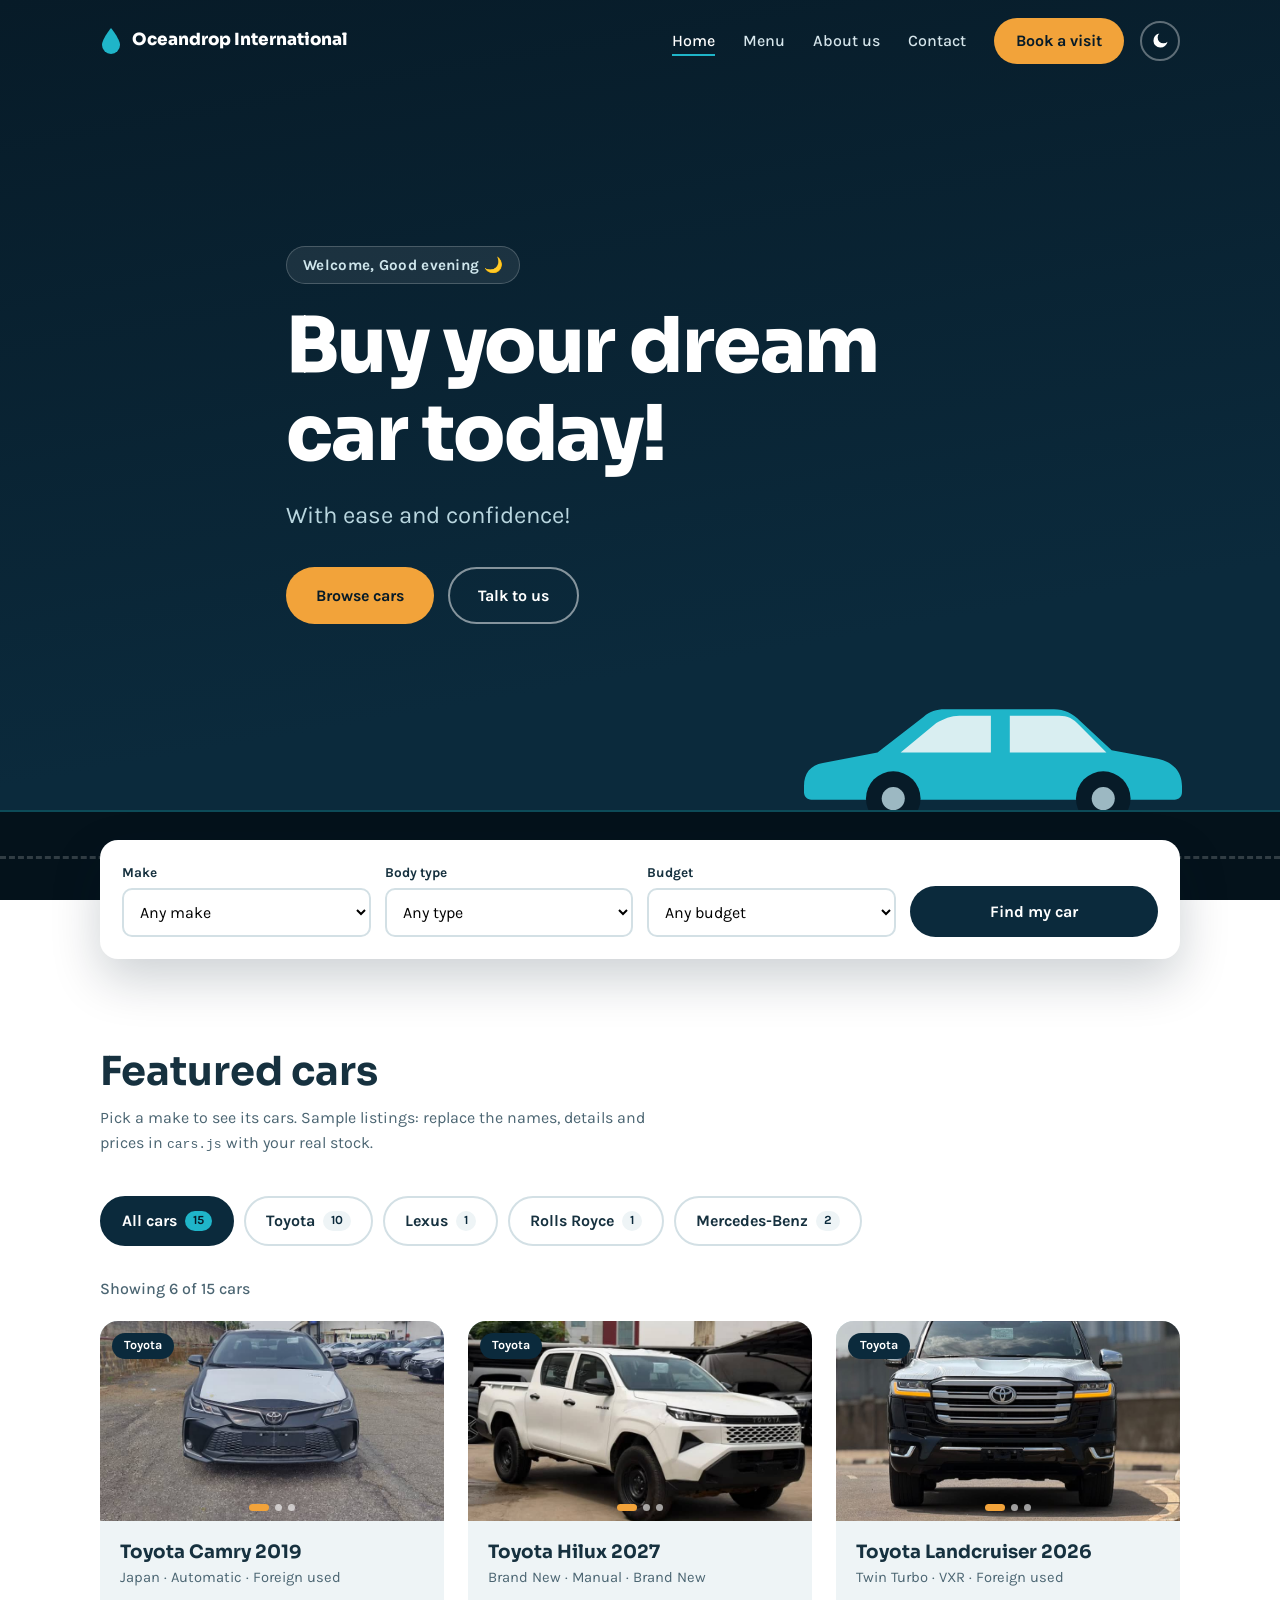
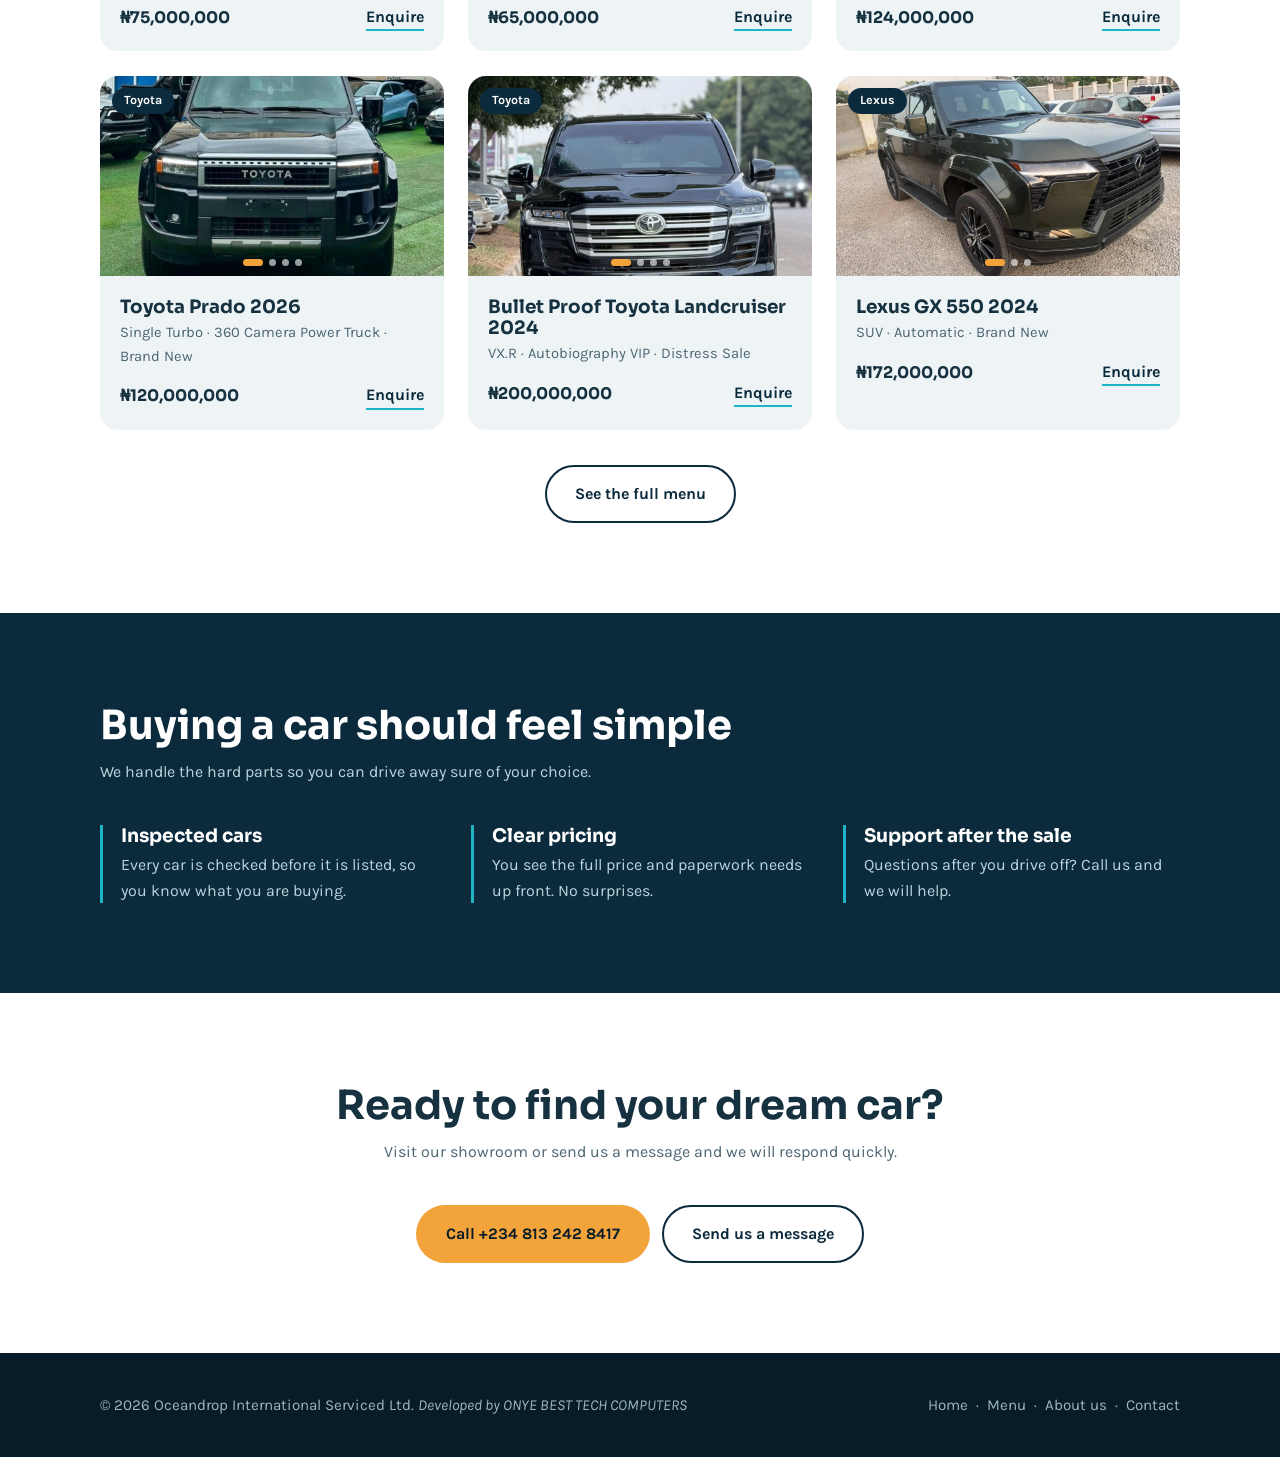
<file: index.html>
<!DOCTYPE html>
<html lang="en">

<head>
    <meta charset="UTF-8">
    <meta name="viewport" content="width=device-width, initial-scale=1">
    <title>Oceandrop International Serviced Ltd. | Buy Your Dream Car Today</title>
    <meta name="description" content="Buy your dream car today with ease and confidence. Oceandrop International Serviced Ltd.">
    <link rel="preconnect" href="https://fonts.googleapis.com">
    <link rel="preconnect" href="https://fonts.gstatic.com" crossorigin>
    <link href="https://fonts.googleapis.com/css2?family=Sora:wght@500;700;800&family=Karla:wght@400;500;700&display=swap" rel="stylesheet">
    <link rel="stylesheet" href="style.css">
    <script>
        /* apply the saved (or system) theme before the page paints, so there is no flash */
        try {
            var t = localStorage.getItem('theme');
            if (!t) t = window.matchMedia('(prefers-color-scheme: dark)').matches ? 'dark' : 'light';
            document.documentElement.setAttribute('data-theme', t);
        } catch (e) {}
    </script>
</head>

<body>

    <div id="preloader" role="status" aria-live="polite" aria-label="Loading">
        <div class="pl-inner">
            <svg class="pl-drop" viewBox="0 0 22 28" aria-hidden="true"><path d="M11 1C11 1 2 12 2 18a9 9 0 0018 0C20 12 11 1 11 1z" fill="#1fb5c9"/></svg>
            <div class="pl-name">Oceandrop International</div>
            <div class="pl-bar"><span></span></div>
        </div>
    </div>

    <header id="top">
        <div class="wrap nav">
            <a class="logo" href="index.html" aria-label="Oceandrop home">
                <svg viewBox="0 0 22 28" aria-hidden="true"><path d="M11 1C11 1 2 12 2 18a9 9 0 0018 0C20 12 11 1 11 1z" fill="#1fb5c9"/></svg> Oceandrop International
            </a>
            <button class="menu-btn" aria-label="Open menu" aria-expanded="false" aria-controls="menu">&#9776;</button>
            <nav id="menu" aria-label="Main">
                <ul>
                    <li><a class="active" href="index.html" aria-current="page">Home</a></li>
                    <li><a href="menu.html">Menu</a></li>
                    <li><a href="about.html">About us</a></li>
                    <li><a href="contact.html">Contact</a></li>
                    <li><a class="btn btn-primary" href="contact.html#form" style="padding:8px 20px;color:var(--deep)">Book a visit</a></li>
                </ul>
            </nav>
            <button class="theme-btn" type="button" aria-label="Switch to dark mode" title="Switch to dark mode">
                <svg class="i-moon" viewBox="0 0 24 24" aria-hidden="true"><path d="M21 12.8A8.5 8.5 0 1111.2 3a6.8 6.8 0 009.8 9.8z" fill="currentColor"/></svg>
                <svg class="i-sun" viewBox="0 0 24 24" aria-hidden="true"><circle cx="12" cy="12" r="4.5" fill="currentColor"/><g stroke="currentColor" stroke-width="2" stroke-linecap="round"><path d="M12 2v2.5M12 19.5V22M2 12h2.5M19.5 12H22M4.9 4.9l1.8 1.8M17.3 17.3l1.8 1.8M4.9 19.1l1.8-1.8M17.3 6.7l1.8-1.8"/></g></svg>
            </button>
        </div>
    </header>

    <main>
        <div class="hero">
            <div class="wrap">
                <div class="greeting" data-greeting aria-live="polite"></div>
                <h1>Buy your dream car today!</h1>
                <p>With ease and confidence!</p>
                <div class="cta">
                    <a class="btn btn-primary" href="#cars">Browse cars</a>
                    <a class="btn btn-ghost" href="contact.html">Talk to us</a>
                </div>
            </div>
            <svg class="drive" viewBox="0 0 400 150" aria-hidden="true"><use href="#car"/></svg>
            <div class="road"></div>
        </div>

        <div class="finder wrap">
            <form id="finder-form">
                <div><label for="make">Make</label>
                    <select id="make">
          <option value="all">Any make</option>
          <option>Toyota</option><option>Lexus</option><option>Honda</option><option>Mercedes-Benz</option>
        </select></div>
                <div><label for="type">Body type</label>
                    <select id="type">
          <option value="all">Any type</option>
          <option>Sedan</option><option>SUV</option><option>Truck</option><option>Van</option>
        </select></div>
                <div><label for="budget">Budget</label>
                    <select id="budget">
          <option value="all">Any budget</option>
          <option value="under">Under ₦10m</option>
          <option value="mid">₦10m – ₦25m</option>
          <option value="above">Above ₦25m</option>
        </select></div>
                <button class="btn" type="submit">Find my car</button>
            </form>
        </div>

        <section id="cars">
            <div class="wrap">
                <h2 class="title reveal">Featured cars</h2>
                <p class="sub reveal">Pick a make to see its cars. Sample listings: replace the names, details and prices in <code>cars.js</code> with your real stock.</p>
                <div id="make-tabs" class="tabs" role="group" aria-label="Choose a make"></div>
                <p id="result-note" class="result-note" aria-live="polite"></p>
                <div id="car-grid" class="cars"></div>
                <p id="more-link" class="more"><a class="btn btn-dark" href="menu.html">See the full menu</a></p>
            </div>
        </section>

        <section id="why" class="why">
            <div class="wrap">
                <h2 class="title reveal">Buying a car should feel simple</h2>
                <p class="sub reveal">We handle the hard parts so you can drive away sure of your choice.</p>
                <div class="points">
                    <div class="point reveal">
                        <h3>Inspected cars</h3>
                        <p>Every car is checked before it is listed, so you know what you are buying.</p>
                    </div>
                    <div class="point reveal">
                        <h3>Clear pricing</h3>
                        <p>You see the full price and paperwork needs up front. No surprises.</p>
                    </div>
                    <div class="point reveal">
                        <h3>Support after the sale</h3>
                        <p>Questions after you drive off? Call us and we will help.</p>
                    </div>
                </div>
            </div>
        </section>

        <section id="contact" class="final">
            <div class="wrap">
                <h2 class="title reveal">Ready to find your dream car?</h2>
                <p class="sub reveal">Visit our showroom or send us a message and we will respond quickly.</p>
                <p class="reveal"><a class="btn btn-primary" href="tel:+2348132428417">Call +234 813 242 8417</a>
                    <a class="btn btn-dark" href="contact.html#form">Send us a message</a></p>
            </div>
        </section>
    </main>

    <footer>
        <div class="wrap">
            <span>&copy; <span id="yr">2026</span> Oceandrop International Serviced Ltd. <i>Developed by ONYE BEST TECH COMPUTERS</i></span>
            <span><a href="index.html">Home</a> &nbsp;·&nbsp; <a href="menu.html">Menu</a> &nbsp;·&nbsp; <a href="about.html">About us</a> &nbsp;·&nbsp; <a href="contact.html">Contact</a></span>
        </div>
    </footer>

    <script src="cars.js"></script>
    <script src="main.js"></script>
    <script>
        initCatalog({
            limit: 6
        });
    </script>
</body>

</html>
</file>
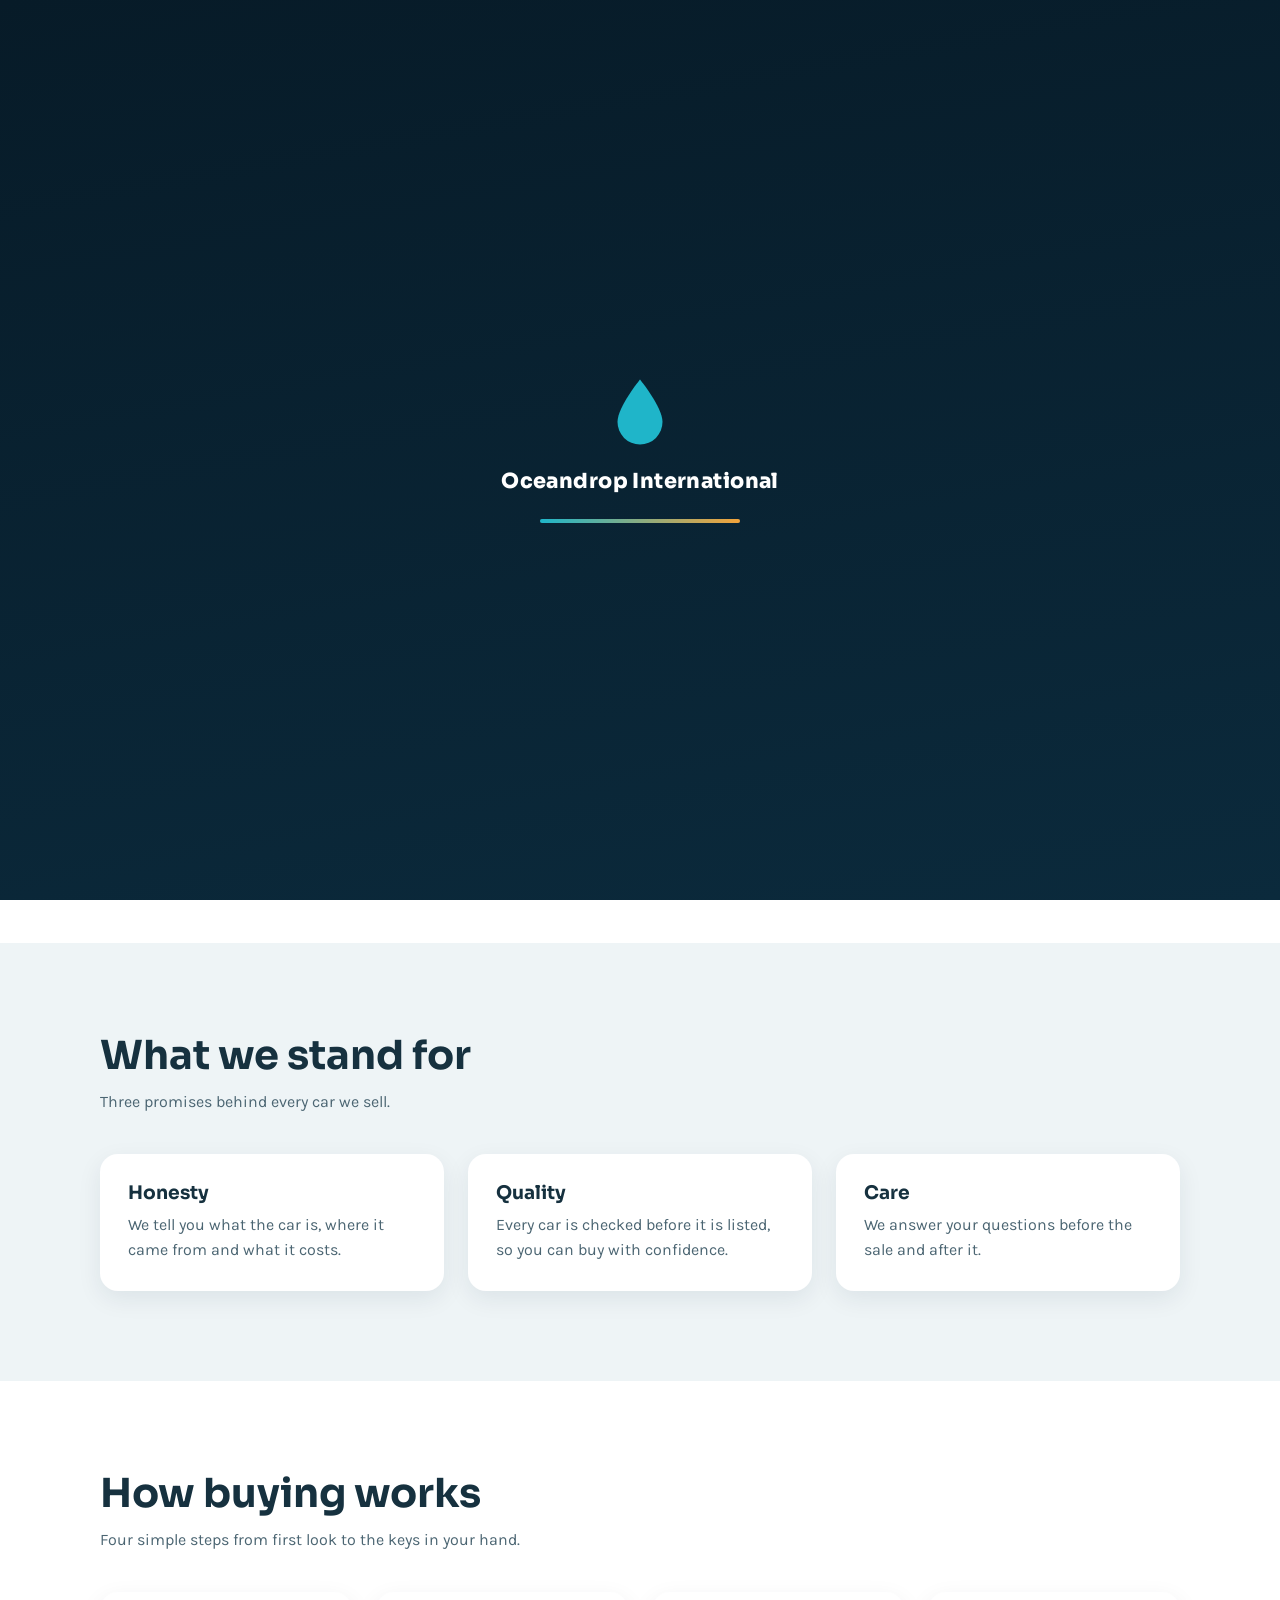
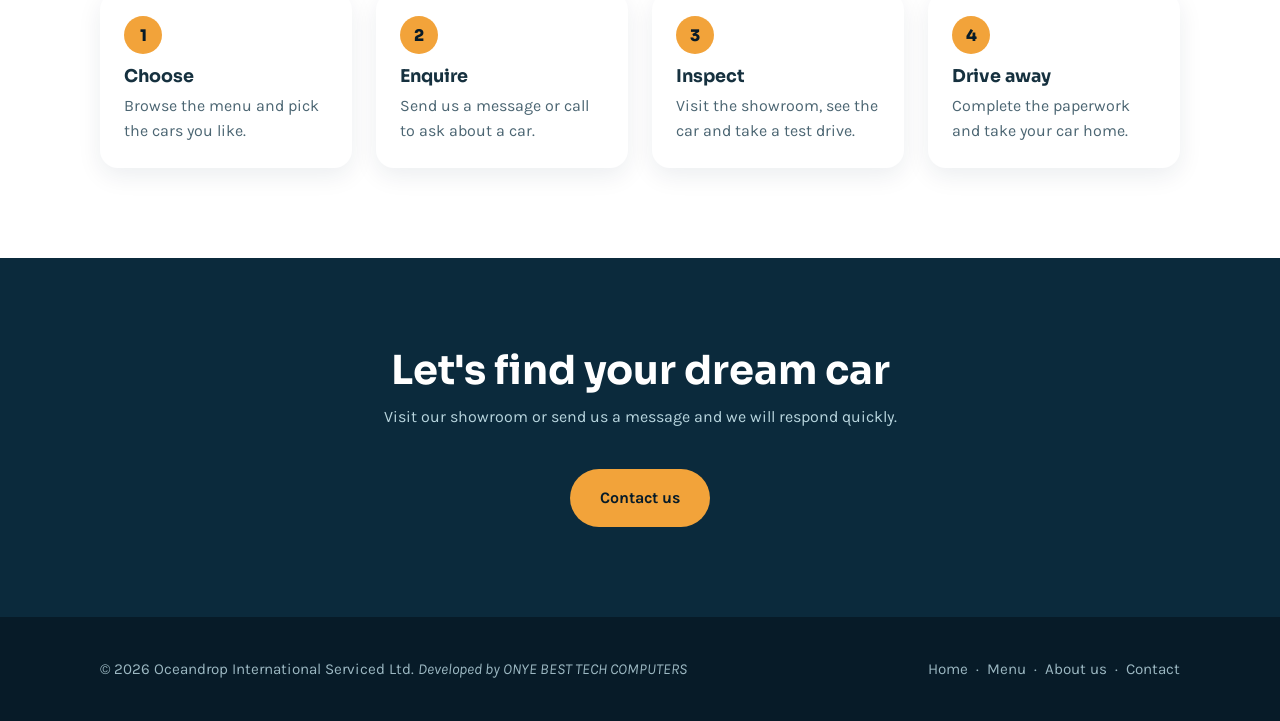
<file: about.html>
<!DOCTYPE html>
<html lang="en">

<head>
    <meta charset="UTF-8">
    <meta name="viewport" content="width=device-width, initial-scale=1">
    <title>About us | Oceandrop International Serviced Ltd.</title>
    <meta name="description" content="Learn about Oceandrop International Serviced Ltd. and how we help you buy a car with ease and confidence.">
    <link rel="preconnect" href="https://fonts.googleapis.com">
    <link rel="preconnect" href="https://fonts.gstatic.com" crossorigin>
    <link href="https://fonts.googleapis.com/css2?family=Sora:wght@500;700;800&family=Karla:wght@400;500;700&display=swap" rel="stylesheet">
    <link rel="stylesheet" href="style.css">
    <script>
        /* apply the saved (or system) theme before the page paints, so there is no flash */
        try {
            var t = localStorage.getItem('theme');
            if (!t) t = window.matchMedia('(prefers-color-scheme: dark)').matches ? 'dark' : 'light';
            document.documentElement.setAttribute('data-theme', t);
        } catch (e) {}
    </script>
</head>

<body>

    <div id="preloader" role="status" aria-live="polite" aria-label="Loading">
        <div class="pl-inner">
            <svg class="pl-drop" viewBox="0 0 22 28" aria-hidden="true"><path d="M11 1C11 1 2 12 2 18a9 9 0 0018 0C20 12 11 1 11 1z" fill="#1fb5c9"/></svg>
            <div class="pl-name">Oceandrop International</div>
            <div class="pl-bar"><span></span></div>
        </div>
    </div>


    <header id="top">
        <div class="wrap nav">
            <a class="logo" href="index.html" aria-label="Oceandrop home">
                <svg viewBox="0 0 22 28" aria-hidden="true"><path d="M11 1C11 1 2 12 2 18a9 9 0 0018 0C20 12 11 1 11 1z" fill="#1fb5c9"/></svg> Oceandrop International
            </a>
            <button class="menu-btn" aria-label="Open menu" aria-expanded="false" aria-controls="menu">&#9776;</button>
            <nav id="menu" aria-label="Main">
                <ul>
                    <li><a href="index.html">Home</a></li>
                    <li><a href="menu.html">Menu</a></li>
                    <li><a class="active" href="about.html" aria-current="page">About us</a></li>
                    <li><a href="contact.html">Contact</a></li>
                    <li><a class="btn btn-primary" href="contact.html#form" style="padding:8px 20px;color:var(--deep)">Book a visit</a></li>
                </ul>
            </nav>
            <button class="theme-btn" type="button" aria-label="Switch to dark mode" title="Switch to dark mode">
                <svg class="i-moon" viewBox="0 0 24 24" aria-hidden="true"><path d="M21 12.8A8.5 8.5 0 1111.2 3a6.8 6.8 0 009.8 9.8z" fill="currentColor"/></svg>
                <svg class="i-sun" viewBox="0 0 24 24" aria-hidden="true"><circle cx="12" cy="12" r="4.5" fill="currentColor"/><g stroke="currentColor" stroke-width="2" stroke-linecap="round"><path d="M12 2v2.5M12 19.5V22M2 12h2.5M19.5 12H22M4.9 4.9l1.8 1.8M17.3 17.3l1.8 1.8M4.9 19.1l1.8-1.8M17.3 6.7l1.8-1.8"/></g></svg>
            </button>
        </div>
    </header>

    <main>
        <div class="page-hero">
            <div class="wrap">
                <div class="greeting" data-greeting aria-live="polite"></div>
                <p class="crumbs"><a href="index.html">Home</a> / About us</p>
                <h1>About Oceandrop International</h1>
                <p>We help people buy the car they want, with ease and confidence.</p>
            </div>
        </div>

        <section>
            <div class="wrap split">
                <div>
                    <h2 class="title reveal">Who we are</h2>
                    <p class="reveal">Oceandrop International Serviced Ltd. is a car sales company built around one idea: buying a car should not be stressful. We list inspected cars, show clear prices and stay in touch after the sale.</p>
                    <p class="reveal">Whether you want a family sedan, an SUV for the road or a van for your business, our team helps you compare options and choose a car that fits your needs and budget.</p>
                    <p class="reveal"><a class="btn btn-primary" href="menu.html">See our cars</a></p>
                </div>
                <div class="panel reveal">
                    <div class="stat"><strong>4+</strong><span>Makes in stock</span></div>
                    <div class="stat"><strong>100%</strong><span>Cars inspected</span></div>
                    <div class="stat"><strong>Clear</strong><span>Pricing, no surprises</span></div>
                    <div class="stat"><strong>After-sale</strong><span>Support you can call</span></div>
                </div>
            </div>
        </section>

        <section class="alt">
            <div class="wrap">
                <h2 class="title reveal">What we stand for</h2>
                <p class="sub reveal">Three promises behind every car we sell.</p>
                <div class="cards3">
                    <div class="card reveal">
                        <h3>Honesty</h3>
                        <p>We tell you what the car is, where it came from and what it costs.</p>
                    </div>
                    <div class="card reveal">
                        <h3>Quality</h3>
                        <p>Every car is checked before it is listed, so you can buy with confidence.</p>
                    </div>
                    <div class="card reveal">
                        <h3>Care</h3>
                        <p>We answer your questions before the sale and after it.</p>
                    </div>
                </div>
            </div>
        </section>

        <section>
            <div class="wrap">
                <h2 class="title reveal">How buying works</h2>
                <p class="sub reveal">Four simple steps from first look to the keys in your hand.</p>
                <ol class="steps">
                    <li class="reveal">
                        <h3>Choose</h3>
                        <p>Browse the menu and pick the cars you like.</p>
                    </li>
                    <li class="reveal">
                        <h3>Enquire</h3>
                        <p>Send us a message or call to ask about a car.</p>
                    </li>
                    <li class="reveal">
                        <h3>Inspect</h3>
                        <p>Visit the showroom, see the car and take a test drive.</p>
                    </li>
                    <li class="reveal">
                        <h3>Drive away</h3>
                        <p>Complete the paperwork and take your car home.</p>
                    </li>
                </ol>
            </div>
        </section>

        <section class="why final">
            <div class="wrap">
                <h2 class="title reveal">Let's find your dream car</h2>
                <p class="sub reveal">Visit our showroom or send us a message and we will respond quickly.</p>
                <p class="reveal"><a class="btn btn-primary" href="contact.html#form">Contact us</a></p>
            </div>
        </section>
    </main>

    <footer>
        <div class="wrap">
            <span>&copy; <span id="yr">2026</span> Oceandrop International Serviced Ltd. <i>Developed by ONYE BEST TECH COMPUTERS</i></span>
            <span><a href="index.html">Home</a> &nbsp;·&nbsp; <a href="menu.html">Menu</a> &nbsp;·&nbsp; <a href="about.html">About us</a> &nbsp;·&nbsp; <a href="contact.html">Contact</a></span>
        </div>
    </footer>

    <script src="main.js"></script>
</body>

</html>
</file>
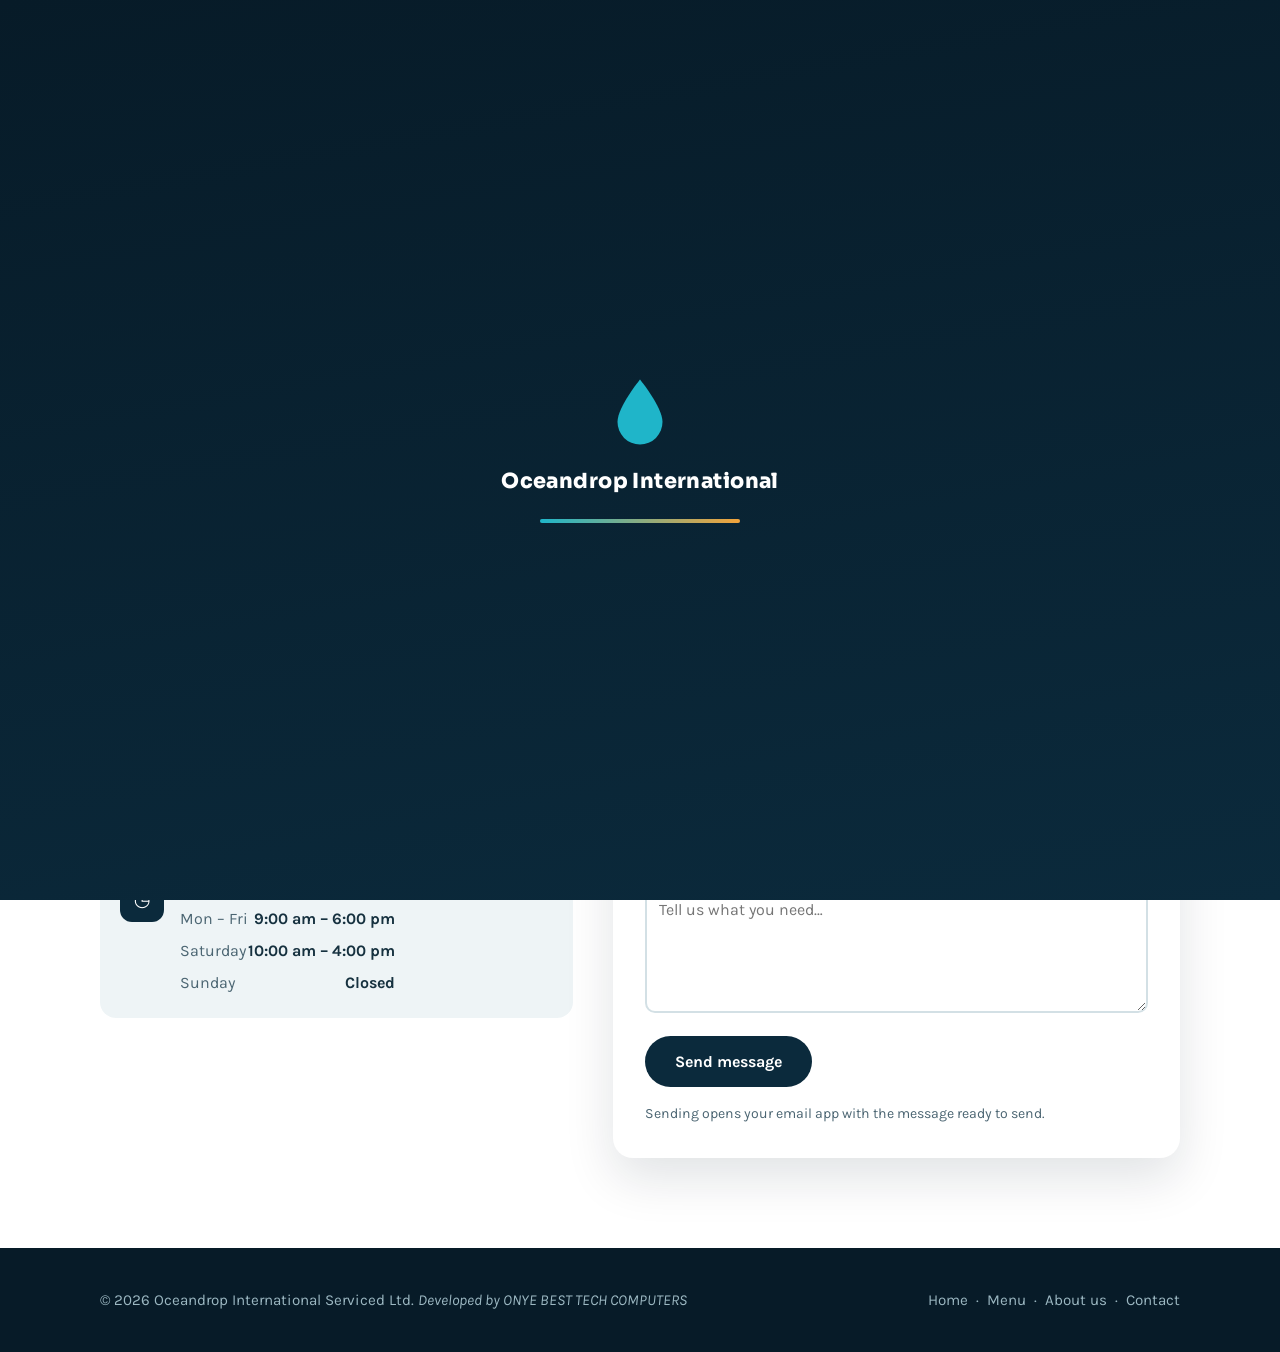
<file: contact.html>
<!DOCTYPE html>
<html lang="en">

<head>
    <meta charset="UTF-8">
    <meta name="viewport" content="width=device-width, initial-scale=1">
    <title>Contact | Oceandrop International Serviced Ltd.</title>
    <meta name="description" content="Contact Oceandrop International Serviced Ltd. Call, email or send us a message about the car you want.">
    <link rel="preconnect" href="https://fonts.googleapis.com">
    <link rel="preconnect" href="https://fonts.gstatic.com" crossorigin>
    <link href="https://fonts.googleapis.com/css2?family=Sora:wght@500;700;800&family=Karla:wght@400;500;700&display=swap" rel="stylesheet">
    <link rel="stylesheet" href="style.css">
    <script>
        /* apply the saved (or system) theme before the page paints, so there is no flash */
        try {
            var t = localStorage.getItem('theme');
            if (!t) t = window.matchMedia('(prefers-color-scheme: dark)').matches ? 'dark' : 'light';
            document.documentElement.setAttribute('data-theme', t);
        } catch (e) {}
    </script>
</head>

<body>

    <div id="preloader" role="status" aria-live="polite" aria-label="Loading">
        <div class="pl-inner">
            <svg class="pl-drop" viewBox="0 0 22 28" aria-hidden="true"><path d="M11 1C11 1 2 12 2 18a9 9 0 0018 0C20 12 11 1 11 1z" fill="#1fb5c9"/></svg>
            <div class="pl-name">Oceandrop International</div>
            <div class="pl-bar"><span></span></div>
        </div>
    </div>


    <header id="top">
        <div class="wrap nav">
            <a class="logo" href="index.html" aria-label="Oceandrop home">
                <svg viewBox="0 0 22 28" aria-hidden="true"><path d="M11 1C11 1 2 12 2 18a9 9 0 0018 0C20 12 11 1 11 1z" fill="#1fb5c9"/></svg> Oceandrop International
            </a>
            <button class="menu-btn" aria-label="Open menu" aria-expanded="false" aria-controls="menu">&#9776;</button>
            <nav id="menu" aria-label="Main">
                <ul>
                    <li><a href="index.html">Home</a></li>
                    <li><a href="menu.html">Menu</a></li>
                    <li><a href="about.html">About us</a></li>
                    <li><a class="active" href="contact.html" aria-current="page">Contact</a></li>
                    <li><a class="btn btn-primary" href="contact.html#form" style="padding:8px 20px;color:var(--deep)">Book a visit</a></li>
                </ul>
            </nav>
            <button class="theme-btn" type="button" aria-label="Switch to dark mode" title="Switch to dark mode">
                <svg class="i-moon" viewBox="0 0 24 24" aria-hidden="true"><path d="M21 12.8A8.5 8.5 0 1111.2 3a6.8 6.8 0 009.8 9.8z" fill="currentColor"/></svg>
                <svg class="i-sun" viewBox="0 0 24 24" aria-hidden="true"><circle cx="12" cy="12" r="4.5" fill="currentColor"/><g stroke="currentColor" stroke-width="2" stroke-linecap="round"><path d="M12 2v2.5M12 19.5V22M2 12h2.5M19.5 12H22M4.9 4.9l1.8 1.8M17.3 17.3l1.8 1.8M4.9 19.1l1.8-1.8M17.3 6.7l1.8-1.8"/></g></svg>
            </button>
        </div>
    </header>

    <main>
        <div class="page-hero">
            <div class="wrap">
                <div class="greeting" data-greeting aria-live="polite"></div>
                <p class="crumbs"><a href="index.html">Home</a> / Contact</p>
                <h1>Talk to us</h1>
                <p>Ask about a car, book a showroom visit or tell us what you are looking for.</p>
            </div>
        </div>

        <section>
            <div class="wrap contact-grid">
                <div class="info-list">
                    <div class="info-item reveal"><span class="ico" aria-hidden="true">&#9742;</span>
                        <div>
                            <h3>Chat on WhatsApp</h3><a href="tel:+2347063413303">+234 706 341 3303</a> </div>
                    </div>
                    <div class="info-item reveal"><span class="ico" aria-hidden="true">&#9993;</span>
                        <div>
                            <h3>Email</h3><a href="mailto:oceandrop3@gmail.com">oceandrop3@gmail.com</a></div>
                    </div>
                    <div class="info-item reveal"><span class="ico" aria-hidden="true">&#9906;</span>
                        <div>
                            <h3>Address</h3>
                            <p>D40 Area 11 Shopping Mall, EFAB Plaza Garki, Abuja</p>
                        </div>
                    </div>
                    <div class="info-item reveal"><span class="ico" aria-hidden="true">&#9719;</span>
                        <div>
                            <h3>Opening hours</h3>
                            <table class="hours">
                                <tr>
                                    <td>Mon – Fri</td>
                                    <td>9:00 am – 6:00 pm</td>
                                </tr>
                                <tr>
                                    <td>Saturday</td>
                                    <td>10:00 am – 4:00 pm</td>
                                </tr>
                                <tr>
                                    <td>Sunday</td>
                                    <td>Closed</td>
                                </tr>
                            </table>
                        </div>
                    </div>
                </div>

                <form id="form" class="form reveal" novalidate>
                    <div><label for="name">Full name</label><input id="name" required autocomplete="name"></div>
                    <div><label for="phone">Phone</label><input id="phone" type="tel" required autocomplete="tel"></div>
                    <div class="full"><label for="email">Email (optional)</label><input id="email" type="email" autocomplete="email"></div>
                    <div class="full"><label for="carint">Car you are interested in</label>
                        <select id="carint"><option value="">Not sure yet</option></select></div>
                    <div class="full"><label for="msg">Message</label><textarea id="msg" required placeholder="Tell us what you need…"></textarea></div>
                    <p id="form-msg" class="form-msg full" role="status"></p>
                    <div class="full"><button class="btn" type="submit">Send message</button></div>
                    <p class="form-note full">Sending opens your email app with the message ready to send.</p>
                </form>
            </div>
        </section>
    </main>

    <footer>
        <div class="wrap">
            <span>&copy; <span id="yr">2026</span> Oceandrop International Serviced Ltd. <i>Developed by ONYE BEST TECH COMPUTERS</i></span>
            <span><a href="index.html">Home</a> &nbsp;·&nbsp; <a href="menu.html">Menu</a> &nbsp;·&nbsp; <a href="about.html">About us</a> &nbsp;·&nbsp; <a href="contact.html">Contact</a></span>
        </div>
    </footer>

    <script src="cars.js"></script>
    <script src="main.js"></script>
    <script>
        const EMAIL = 'oceandrop3@gmail.com'; // change to your real email
        const sel = document.getElementById('carint');
        sel.insertAdjacentHTML('beforeend', CARS.map(c => `<option>${esc(c.name)}</option>`).join(''));
        const pre = new URLSearchParams(location.search).get('car');
        if (pre) {
            if (![...sel.options].some(o => o.value === pre)) sel.add(new Option(pre, pre));
            sel.value = pre;
        }

        const form = document.getElementById('form'),
            out = document.getElementById('form-msg');
        form.addEventListener('submit', e => {
            e.preventDefault();
            const v = id => document.getElementById(id).value.trim();
            if (!v('name') || !v('phone') || !v('msg')) {
                out.textContent = 'Please fill in your name, phone and message.';
                out.classList.add('show');
                return;
            }
            const body = `Name: ${v('name')}\nPhone: ${v('phone')}\nEmail: ${v('email')}\nCar: ${v('carint') || 'Not sure yet'}\n\n${v('msg')}`;
            out.textContent = 'Thank you! Your email app should open now. Just press send.';
            out.classList.add('show');
            location.href = `mailto:${EMAIL}?subject=${encodeURIComponent('Enquiry from ' + v('name'))}&body=${encodeURIComponent(body)}`;
        });
    </script>
</body>

</html>
</file>
<file: style.css>
:root{
  --navy:#0b2a3c; --deep:#071b28; --aqua:#1fb5c9; --mist:#eef4f6;
  --amber:#f2a33a; --ink:#16313f; --white:#fff;
  --ease:cubic-bezier(.2,.7,.2,1);
  --line:#d3e0e5; --muted:#4b6572; --muted2:#33505e;
  color-scheme:light;
}
*{box-sizing:border-box;margin:0;padding:0}
html{scroll-behavior:smooth}
body{font-family:'Karla',system-ui,sans-serif;color:var(--ink);background:var(--white);line-height:1.6}
h1,h2,h3{font-family:'Sora',system-ui,sans-serif;line-height:1.15}
a{color:inherit;text-decoration:none}
:focus-visible{outline:3px solid var(--amber);outline-offset:3px}
.wrap{max-width:1120px;margin:0 auto;padding:0 20px}

/* Header */
header{position:fixed;inset:0 0 auto 0;z-index:50;transition:background .4s var(--ease),box-shadow .4s var(--ease),padding .4s var(--ease);padding:18px 0}
header.scrolled{background:rgba(7,27,40,.96);box-shadow:0 4px 20px rgba(0,0,0,.25);padding:10px 0}
.nav{display:flex;align-items:center;justify-content:space-between;gap:16px}
.logo{font-family:'Sora',sans-serif;font-weight:800;color:var(--white);font-size:1.05rem;display:flex;align-items:center;gap:10px}
.logo svg{width:22px;height:28px;transition:transform .5s var(--ease)}
.logo:hover svg{transform:translateY(4px) scale(1.1)}
nav ul{display:flex;gap:28px;list-style:none;align-items:center}
nav a{color:#d6e6ec;font-weight:500;position:relative;padding:4px 0;transition:color .3s}
nav a::after{content:"";position:absolute;left:0;bottom:-2px;height:2px;width:100%;background:var(--aqua);transform:scaleX(0);transform-origin:left;transition:transform .35s var(--ease)}
nav a:hover,nav a.active{color:var(--white)}
nav a:hover::after,nav a.active::after{transform:scaleX(1)}
nav a.btn::after{display:none}
.menu-btn{display:none;background:none;border:0;color:var(--white);font-size:1.6rem;cursor:pointer;transition:transform .3s var(--ease)}
.menu-btn[aria-expanded="true"]{transform:rotate(90deg)}

/* Buttons */
.btn{display:inline-block;padding:14px 28px;border-radius:999px;font-weight:700;border:2px solid transparent;cursor:pointer;font-family:inherit;font-size:1rem;transition:transform .3s var(--ease),background .3s,color .3s,box-shadow .3s}
.btn-primary{background:var(--amber);color:var(--deep)}
.btn-primary:hover{transform:translateY(-3px);box-shadow:0 10px 22px rgba(242,163,58,.4)}
.btn-ghost{border-color:rgba(255,255,255,.5);color:var(--white)}
.btn-ghost:hover{background:var(--white);color:var(--navy);transform:translateY(-3px)}
.btn-dark{border-color:var(--navy);color:var(--navy)}
.btn-dark:hover{background:var(--navy);color:var(--white);transform:translateY(-3px)}
.btn:active{transform:translateY(0) scale(.98)}

/* Hero */
.hero{position:relative;min-height:100vh;display:flex;align-items:center;background:linear-gradient(170deg,var(--deep),var(--navy) 70%);color:var(--white);overflow:hidden;padding:120px 0 150px}
.hero h1{font-size:clamp(2.4rem,6.5vw,4.8rem);font-weight:800;max-width:12ch;letter-spacing:-.02em}
.hero p{font-size:clamp(1.1rem,2.5vw,1.5rem);color:#b9d6df;margin:18px 0 32px}
.hero .cta{display:flex;flex-wrap:wrap;gap:14px}
.hero h1,.hero p,.hero .cta{opacity:0;transform:translateY(28px);animation:rise .9s var(--ease) forwards}
.hero p{animation-delay:.2s}.hero .cta{animation-delay:.4s}
@keyframes rise{to{opacity:1;transform:none}}
.road{position:absolute;left:0;right:0;bottom:0;height:90px;background:#04121b;border-top:2px solid rgba(31,181,201,.35)}
.road::after{content:"";position:absolute;left:0;right:0;top:50%;border-top:3px dashed rgba(255,255,255,.18)}
.drive{position:absolute;bottom:62px;width:min(420px,70vw);right:-30%;animation:drive 2.6s .3s var(--ease) forwards}
@keyframes drive{to{right:6%}}
.drive .wheel{transform-box:fill-box;transform-origin:center;animation:spin 1s linear 2}
@keyframes spin{to{transform:rotate(-720deg)}}

/* Inner page banner */
.page-hero{background:linear-gradient(170deg,var(--deep),var(--navy) 80%);color:var(--white);padding:150px 0 80px;position:relative;overflow:hidden}
.page-hero::after{content:"";position:absolute;left:0;right:0;bottom:0;height:6px;background:linear-gradient(90deg,var(--aqua),var(--amber))}
.page-hero h1{font-size:clamp(2.1rem,5.5vw,3.6rem);font-weight:800;letter-spacing:-.02em;opacity:0;transform:translateY(24px);animation:rise .8s var(--ease) forwards}
.page-hero p{color:#b9d6df;font-size:1.15rem;max-width:56ch;margin-top:14px;opacity:0;transform:translateY(24px);animation:rise .8s .15s var(--ease) forwards}
.crumbs{font-size:.9rem;color:#9cb8c2;margin-bottom:14px}
.crumbs a:hover{color:var(--white)}

/* Search bar */
.finder{position:relative;margin-top:-60px;z-index:5}
.finder form{background:var(--white);border-radius:18px;padding:22px;display:grid;grid-template-columns:repeat(4,1fr);gap:14px;box-shadow:0 20px 50px rgba(7,27,40,.2)}
.finder label{font-size:.85rem;font-weight:700;display:block;margin-bottom:4px}
.finder select{width:100%;padding:12px;border:2px solid var(--line);border-radius:10px;font:inherit;background:var(--white);transition:border-color .3s,box-shadow .3s}
.finder select:hover{border-color:var(--aqua)}
.finder select:focus{border-color:var(--aqua);box-shadow:0 0 0 4px rgba(31,181,201,.2);outline:none}
.finder .btn{align-self:end;background:var(--navy);color:var(--white)}
.finder .btn:hover{background:var(--aqua);transform:translateY(-3px)}

/* Sections */
section{padding:90px 0}
.title{font-size:clamp(1.7rem,4vw,2.5rem);margin-bottom:10px}
.sub{color:var(--muted);max-width:55ch;margin-bottom:40px}

/* Make tabs */
.tabs{display:flex;flex-wrap:wrap;gap:10px;margin-bottom:30px}
.tab{border:2px solid var(--line);background:var(--white);color:var(--ink);font:inherit;font-weight:700;padding:10px 20px;border-radius:999px;cursor:pointer;display:inline-flex;align-items:center;gap:8px;transition:background .3s,color .3s,border-color .3s,transform .3s var(--ease)}
.tab small{background:var(--mist);color:var(--navy);border-radius:999px;padding:0 8px;font-size:.78rem;line-height:1.6;transition:background .3s,color .3s}
.tab:hover{border-color:var(--aqua);transform:translateY(-2px)}
.tab[aria-pressed="true"]{background:var(--navy);border-color:var(--navy);color:var(--white)}
.tab[aria-pressed="true"] small{background:var(--aqua);color:var(--deep)}
.result-note{color:var(--muted);margin-bottom:20px;font-weight:500}

/* Cars */
.cars{display:grid;grid-template-columns:repeat(auto-fit,minmax(260px,1fr));gap:24px}
.car{background:var(--mist);border-radius:18px;overflow:hidden;transition:transform .4s var(--ease),box-shadow .4s var(--ease);animation:pop .5s var(--ease) both}
@keyframes pop{from{opacity:0;transform:translateY(18px) scale(.98)}to{opacity:1;transform:none}}
.car:hover{transform:translateY(-8px);box-shadow:0 18px 36px rgba(11,42,60,.18)}
.car .pic{height:200px;background:linear-gradient(160deg,#cfe6ec,#eef4f6);overflow:hidden;position:relative}
.car .pic img{display:block;width:100%;height:100%;object-fit:cover;transition:transform .6s var(--ease)}
.car .pic img.ph{object-fit:contain;padding:22px 40px}
.car:hover .pic img{transform:scale(1.08)}
.badge{position:absolute;top:12px;left:12px;background:var(--navy);color:var(--white);font-size:.78rem;font-weight:700;padding:3px 12px;border-radius:999px}
.car .info{padding:20px}
.car h3{font-size:1.15rem}
.car .meta{font-size:.92rem;color:var(--muted);margin:4px 0 14px}
.car .row{display:flex;justify-content:space-between;align-items:center}
.price{font-family:'Sora',sans-serif;font-weight:700}
.car .row a{font-weight:700;color:var(--navy);border-bottom:2px solid var(--aqua);transition:color .3s,border-color .3s}
.car .row a:hover{color:var(--aqua)}
.empty{grid-column:1/-1;text-align:center;padding:50px 20px;background:var(--mist);border-radius:18px}
.empty h3{margin-bottom:8px}
.more{text-align:center;margin-top:36px}

/* Why */
.why{background:var(--navy);color:var(--white)}
.why .sub{color:#b9d6df}
.points{display:grid;grid-template-columns:repeat(auto-fit,minmax(240px,1fr));gap:34px}
.point{padding-left:18px;border-left:3px solid var(--aqua);transition:border-color .3s,padding-left .4s var(--ease)}
.point:hover{border-color:var(--amber);padding-left:26px}
.point h3{margin-bottom:6px}
.point p{color:#b9d6df}

/* About */
.split{display:grid;grid-template-columns:1.1fr .9fr;gap:50px;align-items:center}
.split p{margin-bottom:14px;color:var(--muted2)}
.panel{background:var(--mist);border-radius:20px;padding:34px;display:grid;grid-template-columns:1fr 1fr;gap:24px}
.stat strong{display:block;font-family:'Sora',sans-serif;font-size:2rem;color:var(--navy)}
.stat span{color:var(--muted);font-size:.95rem}
.alt{background:var(--mist)}
.cards3{display:grid;grid-template-columns:repeat(auto-fit,minmax(240px,1fr));gap:24px}
.card{background:var(--white);border-radius:18px;padding:28px;box-shadow:0 8px 24px rgba(11,42,60,.08);transition:transform .4s var(--ease),box-shadow .4s var(--ease)}
.card:hover{transform:translateY(-6px);box-shadow:0 16px 34px rgba(11,42,60,.15)}
.card h3{margin-bottom:8px}
.card p{color:var(--muted)}
.steps{counter-reset:s;display:grid;grid-template-columns:repeat(auto-fit,minmax(220px,1fr));gap:24px;list-style:none}
.steps li{counter-increment:s;padding:24px;border-radius:18px;background:var(--white);box-shadow:0 8px 24px rgba(11,42,60,.08)}
.steps li::before{content:counter(s);display:grid;place-items:center;width:38px;height:38px;border-radius:50%;background:var(--amber);color:var(--deep);font-family:'Sora',sans-serif;font-weight:800;margin-bottom:12px}
.steps h3{margin-bottom:6px;font-size:1.1rem}
.steps p{color:var(--muted)}

/* Contact */
.contact-grid{display:grid;grid-template-columns:1fr 1.2fr;gap:40px;align-items:start}
.info-list{display:grid;gap:18px}
.info-item{display:flex;gap:16px;background:var(--mist);border-radius:16px;padding:20px;transition:transform .3s var(--ease)}
.info-item:hover{transform:translateX(6px)}
.info-item .ico{flex:none;width:44px;height:44px;border-radius:12px;background:var(--navy);color:var(--white);display:grid;place-items:center;font-size:1.2rem}
.info-item h3{font-size:1.05rem;margin-bottom:2px}
.info-item p,.info-item a{color:var(--muted)}
.info-item a:hover{color:var(--aqua)}
.form{background:var(--white);border-radius:20px;padding:32px;box-shadow:0 20px 50px rgba(7,27,40,.12);display:grid;grid-template-columns:1fr 1fr;gap:16px}
.form .full{grid-column:1/-1}
.form label{font-size:.85rem;font-weight:700;display:block;margin-bottom:4px}
.form input,.form select,.form textarea{width:100%;padding:12px;border:2px solid var(--line);border-radius:10px;font:inherit;background:var(--white);transition:border-color .3s,box-shadow .3s}
.form textarea{min-height:130px;resize:vertical}
.form input:focus,.form select:focus,.form textarea:focus{border-color:var(--aqua);box-shadow:0 0 0 4px rgba(31,181,201,.2);outline:none}
.form .btn{background:var(--navy);color:var(--white)}
.form .btn:hover{background:var(--aqua);transform:translateY(-3px)}
.form-note{font-size:.88rem;color:var(--muted)}
.form-msg{display:none;background:#e3f6ea;color:#14532d;border-radius:10px;padding:12px 16px;font-weight:700}
.form-msg.show{display:block}
.hours{width:100%;border-collapse:collapse;margin-top:6px}
.hours td{padding:3px 0;color:var(--muted)}
.hours td:last-child{text-align:right;font-weight:700;color:var(--ink)}

/* Final CTA */
.final{text-align:center}
.final .sub{margin-inline:auto}
.final .btn+.btn{margin-left:8px}

footer{background:var(--deep);color:#9cb8c2;padding:40px 0;font-size:.95rem}
footer .wrap{display:flex;flex-wrap:wrap;justify-content:space-between;gap:16px}
footer a{transition:color .3s}footer a:hover{color:var(--white)}

/* Scroll reveal */
.reveal{opacity:0;transform:translateY(30px);transition:opacity .8s var(--ease),transform .8s var(--ease)}
.reveal.in{opacity:1;transform:none}

/* Responsive */
@media(max-width:860px){
  .finder form{grid-template-columns:1fr 1fr}
  .drive{opacity:.35}
  .split,.contact-grid{grid-template-columns:1fr}
}
@media(max-width:720px){
  .menu-btn{display:block}
  nav{position:absolute;top:100%;left:0;right:0;background:rgba(7,27,40,.98);max-height:0;overflow:hidden;transition:max-height .5s var(--ease)}
  nav.open{max-height:380px}
  nav ul{flex-direction:column;align-items:flex-start;padding:16px 20px 24px;gap:18px}
  .finder form,.form{grid-template-columns:1fr}
  section{padding:64px 0}
  .final .btn+.btn{margin:10px 0 0}
}
@media(prefers-reduced-motion:reduce){
  *,*::before,*::after{animation-duration:.01ms!important;animation-delay:0s!important;transition-duration:.01ms!important}
  .drive{right:6%}
  .reveal{opacity:1;transform:none}
}

/* Loading screen */
#preloader{position:fixed;inset:0;z-index:1000;background:linear-gradient(170deg,var(--deep),var(--navy));display:grid;place-items:center;transition:opacity .6s var(--ease),visibility .6s}
#preloader.hide{opacity:0;visibility:hidden}
.pl-inner{text-align:center;color:var(--white)}
.pl-drop{width:56px;height:70px;display:block;margin:0 auto 18px;animation:pl-bounce 1s ease-in-out infinite}
.pl-name{font-family:'Sora',sans-serif;font-weight:800;font-size:1.3rem;letter-spacing:.02em}
.pl-bar{width:200px;height:4px;border-radius:99px;background:rgba(255,255,255,.15);margin:20px auto 0;overflow:hidden}
.pl-bar span{display:block;height:100%;width:100%;background:linear-gradient(90deg,var(--aqua),var(--amber));transform:scaleX(0);transform-origin:left;animation:pl-fill 2s linear forwards}
@keyframes pl-bounce{0%,100%{transform:translateY(0) scale(1)}50%{transform:translateY(-14px) scale(1.08)}}
@keyframes pl-fill{to{transform:scaleX(1)}}
body.is-loading{overflow:hidden}
/* hold page animations until the loader is gone */
body.is-loading :not(#preloader):not(#preloader *){animation-play-state:paused!important}

/* Photo slideshow inside each car card */
.car .pic img.slide{position:absolute;inset:0;opacity:0;transition:opacity .8s var(--ease),transform .6s var(--ease)}
.car .pic img.slide.active{opacity:1}
.badge{z-index:3}
.pic-btn{position:absolute;top:50%;transform:translateY(-50%);z-index:3;width:34px;height:34px;border-radius:50%;border:0;background:rgba(7,27,40,.55);color:#fff;font-size:1.5rem;line-height:1;cursor:pointer;display:grid;place-items:center;opacity:0;transition:opacity .3s,background .3s}
.pic-btn.prev{left:10px}
.pic-btn.next{right:10px}
.car:hover .pic-btn,.pic-btn:focus-visible{opacity:1}
.pic-btn:hover{background:var(--aqua)}
@media(hover:none){.pic-btn{opacity:1}}
.pic-dots{position:absolute;left:0;right:0;bottom:10px;z-index:3;display:flex;justify-content:center;gap:6px;pointer-events:none}
.pic-dots span{width:7px;height:7px;border-radius:99px;background:rgba(255,255,255,.6);transition:width .35s var(--ease),background .3s}
.pic-dots span.on{width:20px;background:var(--amber)}
.car.single .pic-btn,.car.single .pic-dots{display:none}

/* Theme toggle button */
.theme-btn{flex:none;width:40px;height:40px;border-radius:50%;border:2px solid rgba(255,255,255,.35);background:transparent;color:var(--white);display:grid;place-items:center;cursor:pointer;transition:background .3s,border-color .3s,transform .4s var(--ease)}
.theme-btn svg{width:20px;height:20px}
.theme-btn:hover{background:rgba(255,255,255,.15);border-color:var(--amber);transform:rotate(18deg)}
.theme-btn .i-sun{display:none}
[data-theme="dark"] .theme-btn .i-sun{display:block}
[data-theme="dark"] .theme-btn .i-moon{display:none}
.nav>nav{margin-left:auto}
@media(max-width:720px){
  .nav>nav{margin-left:0}
  .theme-btn{order:2;margin-left:auto}
  .menu-btn{order:3}
}

/* Welcome greeting */
.greeting{display:inline-block;font-weight:700;font-size:.95rem;letter-spacing:.02em;color:#cfe6ec;background:rgba(255,255,255,.08);border:1px solid rgba(255,255,255,.2);padding:6px 16px;border-radius:999px;margin-bottom:18px;opacity:0;transform:translateY(20px);animation:rise .8s var(--ease) forwards}
.greeting:empty{display:none}

/* Smooth colour change when the theme is switched */
.theme-anim,.theme-anim *{transition:background-color .35s ease,color .35s ease,border-color .35s ease,box-shadow .35s ease!important}

/* Dark theme */
[data-theme="dark"]{--line:#1f3a4a;--muted:#9cb8c2;--muted2:#b9d0d9;color-scheme:dark}
html[data-theme="dark"]{background:#08131c}
[data-theme="dark"] body{background:#08131c;color:#d8e6ec}
[data-theme="dark"] .finder form,[data-theme="dark"] .form{background:#0f2230;box-shadow:0 20px 50px rgba(0,0,0,.5)}
[data-theme="dark"] .finder select,[data-theme="dark"] .form input,[data-theme="dark"] .form select,[data-theme="dark"] .form textarea{background:#0b1a26;color:#d8e6ec}
[data-theme="dark"] .finder .btn,[data-theme="dark"] .form .btn{background:var(--aqua);color:var(--deep)}
[data-theme="dark"] .finder .btn:hover,[data-theme="dark"] .form .btn:hover{background:var(--amber)}
[data-theme="dark"] .tab{background:#0f2230;color:#d8e6ec}
[data-theme="dark"] .tab small{background:#1a3445;color:#cfe6ec}
[data-theme="dark"] .tab[aria-pressed="true"]{background:var(--aqua);border-color:var(--aqua);color:var(--deep)}
[data-theme="dark"] .tab[aria-pressed="true"] small{background:var(--deep);color:var(--aqua)}
[data-theme="dark"] .car,[data-theme="dark"] .empty,[data-theme="dark"] .panel,[data-theme="dark"] .info-item{background:#0f2230}
[data-theme="dark"] .car:hover{box-shadow:0 18px 36px rgba(0,0,0,.55)}
[data-theme="dark"] .car .pic{background:linear-gradient(160deg,#16303f,#0f2230)}
[data-theme="dark"] .car .row a{color:#e6f3f7}
[data-theme="dark"] .car .row a:hover{color:var(--aqua)}
[data-theme="dark"] .alt{background:#0b1a26}
[data-theme="dark"] .card,[data-theme="dark"] .steps li{background:#102636;box-shadow:0 8px 24px rgba(0,0,0,.4)}
[data-theme="dark"] .card:hover{box-shadow:0 16px 34px rgba(0,0,0,.55)}
[data-theme="dark"] .stat strong{color:#e6f3f7}
[data-theme="dark"] .form-msg{background:#123524;color:#a7f3c4}
[data-theme="dark"] .hours td:last-child{color:#e6f3f7}
[data-theme="dark"] .btn-dark{border-color:#6fd0de;color:#e6f3f7}
[data-theme="dark"] .btn-dark:hover{background:var(--aqua);border-color:var(--aqua);color:var(--deep)}
</file>
